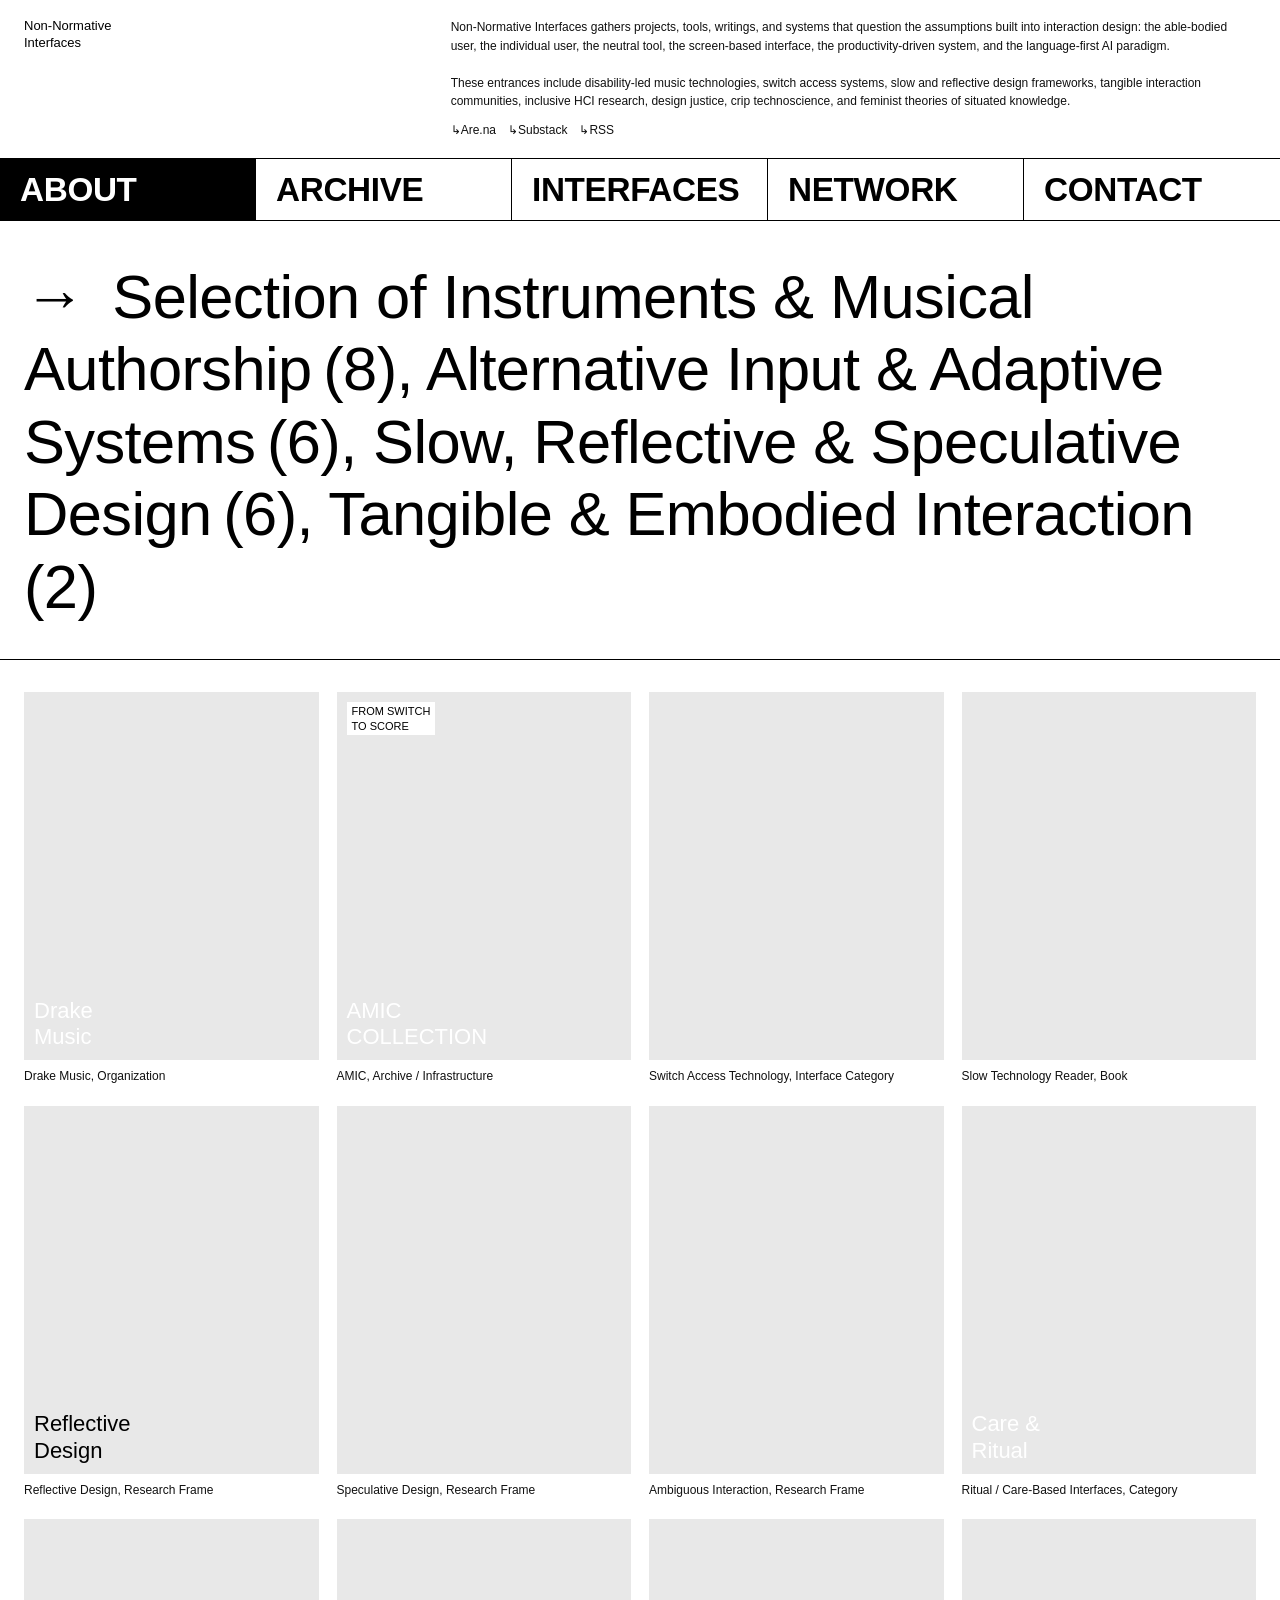
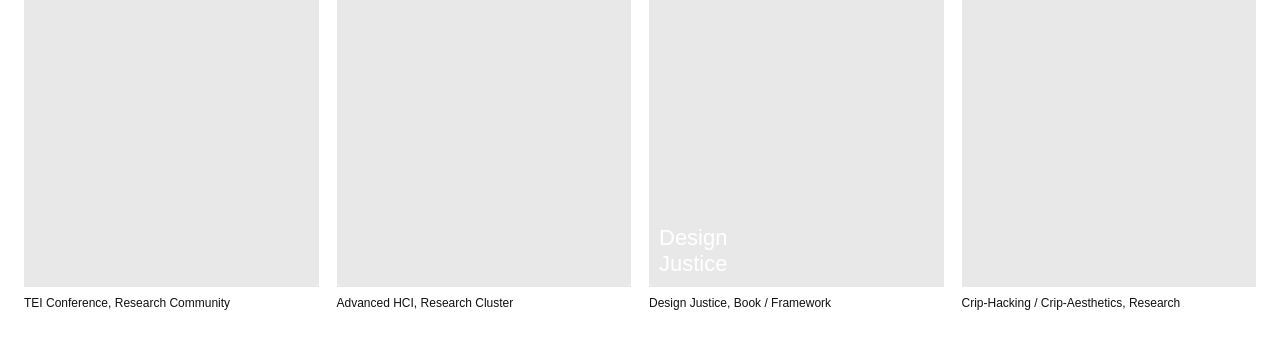
<file: index.html>
<!DOCTYPE html>
<html lang="en">
<head>
  <meta charset="UTF-8">
  <meta name="viewport" content="width=device-width, initial-scale=1.0">
  <title>Non-Normative Interfaces</title>
  <link rel="stylesheet" href="style.css">
  <link rel="stylesheet" href="index.css">
</head>
<body>

  <header class="site-header">
    <div class="logo">Non-Normative<br>Interfaces</div>

    <div class="description">
      Non-Normative Interfaces gathers projects, tools, writings, and systems that question the
      assumptions built into interaction design: the able-bodied user, the individual user, the
      neutral tool, the screen-based interface, the productivity-driven system, and the
      language-first AI paradigm.
      <br><br>
      These entrances include disability-led music technologies, switch access systems, slow and
      reflective design frameworks, tangible interaction communities, inclusive HCI research,
      design justice, crip technoscience, and feminist theories of situated knowledge.
      <div class="socials">
        <a href="#">Are.na</a>
        <a href="#">Substack</a>
        <a href="#">RSS</a>
      </div>
    </div>
  </header>

  <nav class="cat-tabs">
    <a class="cat-tab active" href="index.html">About</a>
    <a class="cat-tab" href="archive.html">Archive</a>
    <a class="cat-tab" href="#">Interfaces</a>
    <a class="cat-tab" href="#">Network</a>
    <a class="cat-tab" href="#">Contact</a>
  </nav>

  <section class="intro">
    <h1>
      <span class="arrow">&rarr;</span> Selection of
      Instruments &amp; Musical Authorship&thinsp;(8),
      Alternative Input &amp; Adaptive Systems&thinsp;(6),
      Slow, Reflective &amp; Speculative Design&thinsp;(6),
      Tangible &amp; Embodied Interaction&thinsp;(2)
    </h1>
  </section>

  <section class="projects">
    <div class="projects-grid">

      <div class="project-item">
        <div class="thumb thumb-fill-1">
          <div class="thumb-overlay">Drake<br>Music</div>
        </div>
        <div class="caption"><span class="label">Drake Music, Organization</span></div>
      </div>

      <div class="project-item">
        <div class="thumb thumb-fill-2">
          <div class="thumb-inner-tag">FROM SWITCH<br>TO SCORE</div>
          <div class="thumb-overlay">AMIC<br>COLLECTION</div>
        </div>
        <div class="caption"><span class="label">AMIC, Archive / Infrastructure</span></div>
      </div>

      <div class="project-item">
        <div class="thumb thumb-fill-3"></div>
        <div class="caption"><span class="label">Switch Access Technology, Interface Category</span></div>
      </div>

      <div class="project-item">
        <div class="thumb thumb-fill-4"></div>
        <div class="caption"><span class="label">Slow Technology Reader, Book</span></div>
      </div>

      <div class="project-item">
        <div class="thumb thumb-fill-5">
          <div class="thumb-overlay dark">Reflective<br>Design</div>
        </div>
        <div class="caption"><span class="label">Reflective Design, Research Frame</span></div>
      </div>

      <div class="project-item">
        <div class="thumb thumb-fill-6"></div>
        <div class="caption"><span class="label">Speculative Design, Research Frame</span></div>
      </div>

      <div class="project-item">
        <div class="thumb thumb-fill-7"></div>
        <div class="caption"><span class="label">Ambiguous Interaction, Research Frame</span></div>
      </div>

      <div class="project-item">
        <div class="thumb thumb-fill-8">
          <div class="thumb-overlay">Care &amp;<br>Ritual</div>
        </div>
        <div class="caption"><span class="label">Ritual / Care-Based Interfaces, Category</span></div>
      </div>

      <div class="project-item">
        <div class="thumb thumb-fill-2"></div>
        <div class="caption"><span class="label">TEI Conference, Research Community</span></div>
      </div>

      <div class="project-item">
        <div class="thumb thumb-fill-1"></div>
        <div class="caption"><span class="label">Advanced HCI, Research Cluster</span></div>
      </div>

      <div class="project-item">
        <div class="thumb thumb-fill-6">
          <div class="thumb-overlay">Design<br>Justice</div>
        </div>
        <div class="caption"><span class="label">Design Justice, Book / Framework</span></div>
      </div>

      <div class="project-item">
        <div class="thumb thumb-fill-3"></div>
        <div class="caption"><span class="label">Crip-Hacking / Crip-Aesthetics, Research</span></div>
      </div>

    </div>
  </section>

</body>
</html>
</file>
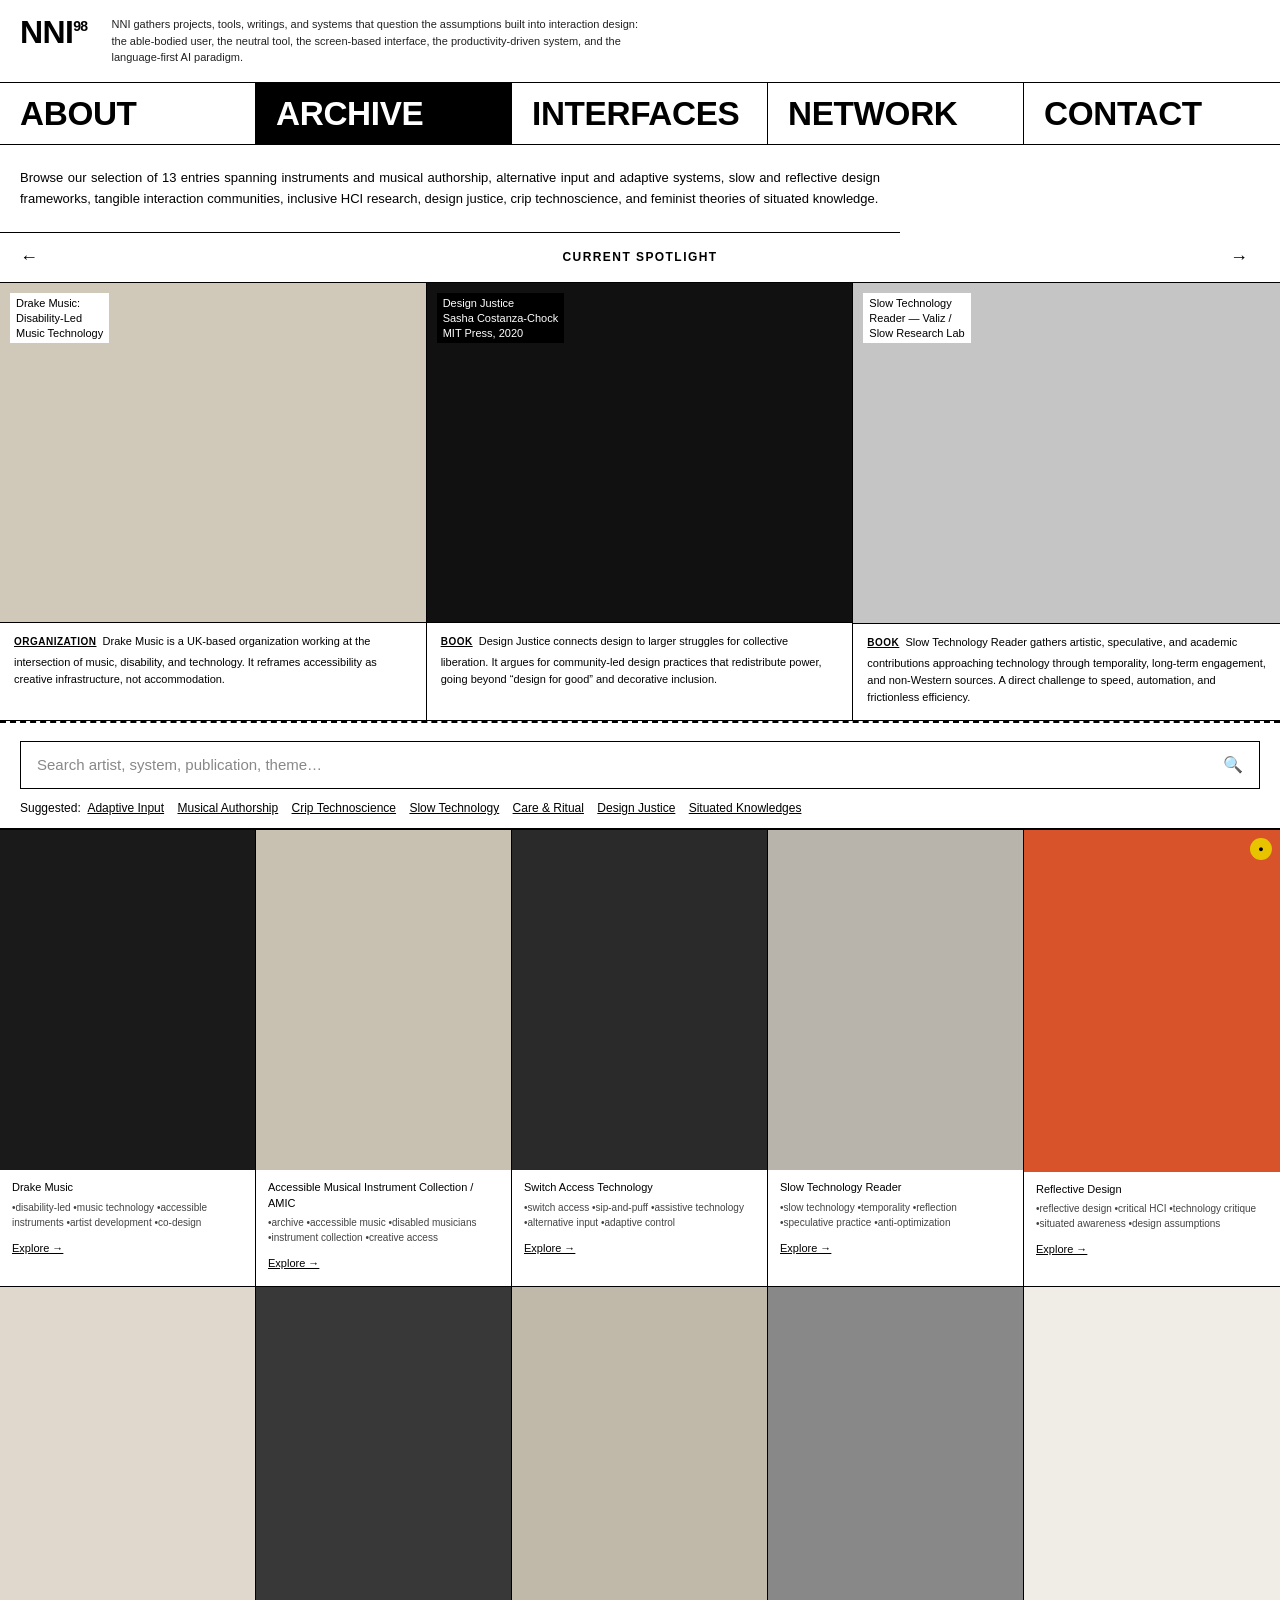
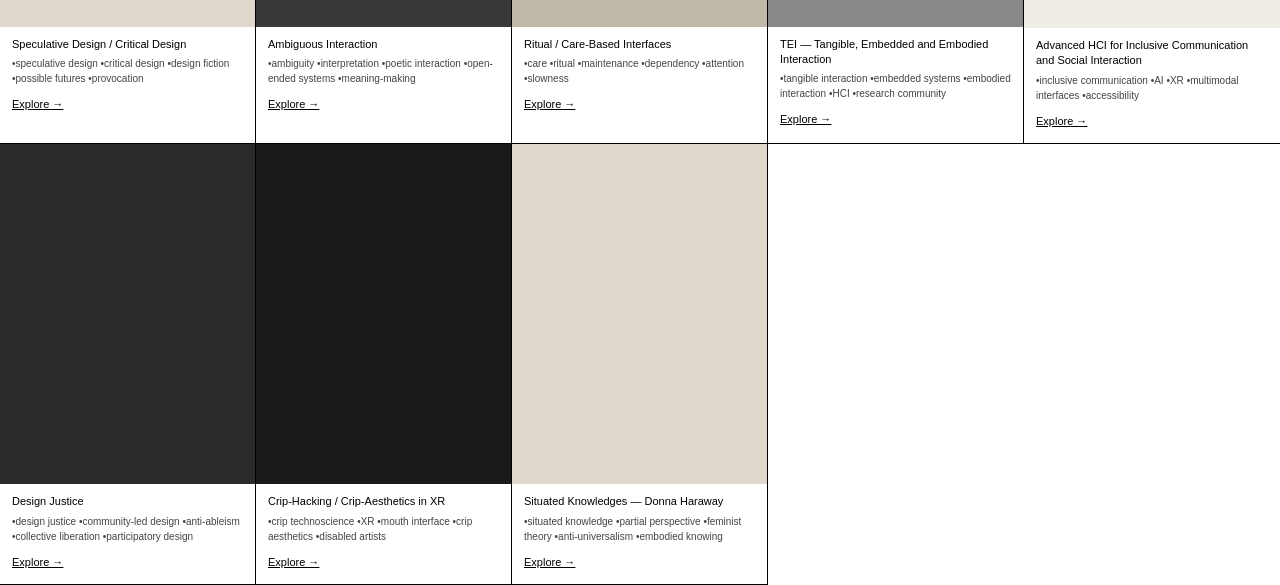
<file: archive.html>
<!DOCTYPE html>
<html lang="en">
<head>
  <meta charset="UTF-8">
  <meta name="viewport" content="width=device-width, initial-scale=1.0">
  <title>Archive &mdash; NNI</title>
  <link rel="stylesheet" href="style.css">
  <link rel="stylesheet" href="archive.css">
</head>
<body>

  <!-- Header -->
  <header class="arch-header">
    <div class="arch-logo">NNI<sup>98</sup></div>

    <div class="arch-tagline">
      NNI gathers projects, tools, writings, and systems that question the assumptions built
      into interaction design: the able-bodied user, the neutral tool, the screen-based interface,
      the productivity-driven system, and the language-first AI paradigm.
    </div>
  </header>

  <!-- Nav Tabs -->
  <div class="cat-tabs">
    <a class="cat-tab" href="index.html">About</a>
    <a class="cat-tab active" href="archive.html">Archive</a>
    <a class="cat-tab" href="#">Interfaces</a>
    <a class="cat-tab" href="#">Network</a>
    <a class="cat-tab" href="#">Contact</a>
  </div>

  <!-- Intro -->
  <div class="arch-intro">
    Browse our selection of 13 entries spanning instruments and musical authorship, alternative
    input and adaptive systems, slow and reflective design frameworks, tangible interaction
    communities, inclusive HCI research, design justice, crip technoscience, and feminist
    theories of situated knowledge.
  </div>

  <!-- Spotlight -->
  <section class="spotlight-section">
    <div class="spotlight-header">
      <span class="spotlight-arrow">&larr;</span>
      <h2>Current Spotlight</h2>
      <span class="spotlight-arrow">&rarr;</span>
    </div>

    <div class="spotlight-grid">

      <div class="spotlight-item">
        <div class="spotlight-thumb s-fill-a">
          <div class="s-tag">Drake Music:<br>Disability-Led<br>Music Technology</div>
        </div>
        <div class="spotlight-caption">
          <strong>Organization</strong>&nbsp; Drake Music is a UK-based organization working at the
          intersection of music, disability, and technology. It reframes accessibility as creative
          infrastructure, not accommodation.
        </div>
      </div>

      <div class="spotlight-item">
        <div class="spotlight-thumb s-fill-b">
          <div class="s-tag inverted">Design Justice<br>Sasha Costanza-Chock<br>MIT Press, 2020</div>
        </div>
        <div class="spotlight-caption">
          <strong>Book</strong>&nbsp; Design Justice connects design to larger struggles for
          collective liberation. It argues for community-led design practices that redistribute
          power, going beyond &ldquo;design for good&rdquo; and decorative inclusion.
        </div>
      </div>

      <div class="spotlight-item">
        <div class="spotlight-thumb s-fill-c">
          <div class="s-tag">Slow Technology<br>Reader &mdash; Valiz /<br>Slow Research Lab</div>
        </div>
        <div class="spotlight-caption">
          <strong>Book</strong>&nbsp; Slow Technology Reader gathers artistic, speculative, and
          academic contributions approaching technology through temporality, long-term engagement,
          and non-Western sources. A direct challenge to speed, automation, and frictionless
          efficiency.
        </div>
      </div>

    </div>
  </section>

  <hr class="dashed-rule">

  <!-- Search -->
  <div class="search-section">
    <div class="search-wrap">
      <input type="text" placeholder="Search artist, system, publication, theme&hellip;">
      <span class="search-icon">&#128269;</span>
    </div>
    <div class="suggested">
      <span>Suggested:</span>
      <a href="#">Adaptive Input</a>
      <a href="#">Musical Authorship</a>
      <a href="#">Crip Technoscience</a>
      <a href="#">Slow Technology</a>
      <a href="#">Care &amp; Ritual</a>
      <a href="#">Design Justice</a>
      <a href="#">Situated Knowledges</a>
    </div>
  </div>

  <!-- Items Grid -->
  <div class="items-grid">

    <div class="grid-item">
      <div class="grid-item-thumb gf-1"></div>
      <div class="grid-item-info">
        <div class="item-title">Drake Music</div>
        <div class="item-tags">
          <span>disability-led</span>
          <span>music technology</span>
          <span>accessible instruments</span>
          <span>artist development</span>
          <span>co-design</span>
        </div>
        <div class="item-price"><a href="#">Explore &rarr;</a></div>
      </div>
    </div>

    <div class="grid-item">
      <div class="grid-item-thumb gf-2"></div>
      <div class="grid-item-info">
        <div class="item-title">Accessible Musical Instrument Collection / AMIC</div>
        <div class="item-tags">
          <span>archive</span>
          <span>accessible music</span>
          <span>disabled musicians</span>
          <span>instrument collection</span>
          <span>creative access</span>
        </div>
        <div class="item-price"><a href="#">Explore &rarr;</a></div>
      </div>
    </div>

    <div class="grid-item">
      <div class="grid-item-thumb gf-3"></div>
      <div class="grid-item-info">
        <div class="item-title">Switch Access Technology</div>
        <div class="item-tags">
          <span>switch access</span>
          <span>sip-and-puff</span>
          <span>assistive technology</span>
          <span>alternative input</span>
          <span>adaptive control</span>
        </div>
        <div class="item-price"><a href="#">Explore &rarr;</a></div>
      </div>
    </div>

    <div class="grid-item">
      <div class="grid-item-thumb gf-4"></div>
      <div class="grid-item-info">
        <div class="item-title">Slow Technology Reader</div>
        <div class="item-tags">
          <span>slow technology</span>
          <span>temporality</span>
          <span>reflection</span>
          <span>speculative practice</span>
          <span>anti-optimization</span>
        </div>
        <div class="item-price"><a href="#">Explore &rarr;</a></div>
      </div>
    </div>

    <div class="grid-item">
      <div class="grid-item-thumb gf-5">
        <div class="badge">&#9679;</div>
      </div>
      <div class="grid-item-info">
        <div class="item-title">Reflective Design</div>
        <div class="item-tags">
          <span>reflective design</span>
          <span>critical HCI</span>
          <span>technology critique</span>
          <span>situated awareness</span>
          <span>design assumptions</span>
        </div>
        <div class="item-price"><a href="#">Explore &rarr;</a></div>
      </div>
    </div>

    <div class="grid-item">
      <div class="grid-item-thumb gf-6"></div>
      <div class="grid-item-info">
        <div class="item-title">Speculative Design / Critical Design</div>
        <div class="item-tags">
          <span>speculative design</span>
          <span>critical design</span>
          <span>design fiction</span>
          <span>possible futures</span>
          <span>provocation</span>
        </div>
        <div class="item-price"><a href="#">Explore &rarr;</a></div>
      </div>
    </div>

    <div class="grid-item">
      <div class="grid-item-thumb gf-7"></div>
      <div class="grid-item-info">
        <div class="item-title">Ambiguous Interaction</div>
        <div class="item-tags">
          <span>ambiguity</span>
          <span>interpretation</span>
          <span>poetic interaction</span>
          <span>open-ended systems</span>
          <span>meaning-making</span>
        </div>
        <div class="item-price"><a href="#">Explore &rarr;</a></div>
      </div>
    </div>

    <div class="grid-item">
      <div class="grid-item-thumb gf-8"></div>
      <div class="grid-item-info">
        <div class="item-title">Ritual / Care-Based Interfaces</div>
        <div class="item-tags">
          <span>care</span>
          <span>ritual</span>
          <span>maintenance</span>
          <span>dependency</span>
          <span>attention</span>
          <span>slowness</span>
        </div>
        <div class="item-price"><a href="#">Explore &rarr;</a></div>
      </div>
    </div>

    <div class="grid-item">
      <div class="grid-item-thumb gf-9"></div>
      <div class="grid-item-info">
        <div class="item-title">TEI &mdash; Tangible, Embedded and Embodied Interaction</div>
        <div class="item-tags">
          <span>tangible interaction</span>
          <span>embedded systems</span>
          <span>embodied interaction</span>
          <span>HCI</span>
          <span>research community</span>
        </div>
        <div class="item-price"><a href="#">Explore &rarr;</a></div>
      </div>
    </div>

    <div class="grid-item">
      <div class="grid-item-thumb gf-10"></div>
      <div class="grid-item-info">
        <div class="item-title">Advanced HCI for Inclusive Communication and Social Interaction</div>
        <div class="item-tags">
          <span>inclusive communication</span>
          <span>AI</span>
          <span>XR</span>
          <span>multimodal interfaces</span>
          <span>accessibility</span>
        </div>
        <div class="item-price"><a href="#">Explore &rarr;</a></div>
      </div>
    </div>

    <div class="grid-item">
      <div class="grid-item-thumb gf-3"></div>
      <div class="grid-item-info">
        <div class="item-title">Design Justice</div>
        <div class="item-tags">
          <span>design justice</span>
          <span>community-led design</span>
          <span>anti-ableism</span>
          <span>collective liberation</span>
          <span>participatory design</span>
        </div>
        <div class="item-price"><a href="#">Explore &rarr;</a></div>
      </div>
    </div>

    <div class="grid-item">
      <div class="grid-item-thumb gf-1"></div>
      <div class="grid-item-info">
        <div class="item-title">Crip-Hacking / Crip-Aesthetics in XR</div>
        <div class="item-tags">
          <span>crip technoscience</span>
          <span>XR</span>
          <span>mouth interface</span>
          <span>crip aesthetics</span>
          <span>disabled artists</span>
        </div>
        <div class="item-price"><a href="#">Explore &rarr;</a></div>
      </div>
    </div>

    <div class="grid-item">
      <div class="grid-item-thumb gf-6"></div>
      <div class="grid-item-info">
        <div class="item-title">Situated Knowledges &mdash; Donna Haraway</div>
        <div class="item-tags">
          <span>situated knowledge</span>
          <span>partial perspective</span>
          <span>feminist theory</span>
          <span>anti-universalism</span>
          <span>embodied knowing</span>
        </div>
        <div class="item-price"><a href="#">Explore &rarr;</a></div>
      </div>
    </div>

  </div>

</body>
</html>
</file>
<file: style.css>
*, *::before, *::after {
  box-sizing: border-box;
  margin: 0;
  padding: 0;
}

:root {
  --black: #000;
  --white: #fff;
  --off-white: #f5f5f5;
  --gray: #999;
  --light-gray: #e8e8e8;
  --border: 1px solid #000;
  --font-sans: 'Helvetica Neue', Helvetica, Arial, sans-serif;
  --font-mono: 'Courier New', Courier, monospace;
}

html {
  font-size: 16px;
  -webkit-font-smoothing: antialiased;
}

body {
  font-family: var(--font-sans);
  color: var(--black);
  background: var(--white);
  line-height: 1.4;
}

a {
  color: inherit;
  text-decoration: none;
}

img {
  display: block;
  width: 100%;
  height: 100%;
  object-fit: cover;
}
</file>
<file: index.css>
/* ── Header ── */
.site-header {
  display: grid;
  grid-template-columns: 1fr 2fr;
  align-items: start;
  padding: 18px 24px;
  border-bottom: var(--border);
  gap: 24px;
}

.site-header .logo {
  font-size: 13px;
  font-weight: 400;
  line-height: 1.3;
}

.site-header .description {
  font-size: 12px;
  line-height: 1.55;
  color: #111;
}

.site-header .description .socials {
  margin-top: 10px;
  display: flex;
  gap: 12px;
  font-size: 12px;
}

.site-header .description .socials a::before {
  content: '\21b3 ';
}

/* ── 5-Tab Nav (shared style, also used by archive via archive.css) ── */
.cat-tabs {
  display: grid;
  grid-template-columns: repeat(5, 1fr);
  border-bottom: var(--border);
}

.cat-tab {
  display: block;
  padding: 14px 20px;
  font-size: clamp(16px, 2.6vw, 34px);
  font-weight: 900;
  font-family: var(--font-sans);
  letter-spacing: -0.01em;
  text-transform: uppercase;
  border-right: var(--border);
  cursor: pointer;
  line-height: 1;
  text-decoration: none;
  color: var(--black);
  transition: background 0.12s;
}

.cat-tab:last-child {
  border-right: none;
}

.cat-tab:hover,
.cat-tab.active {
  background: var(--black);
  color: var(--white);
}

/* ── Intro Arrow ── */
.intro {
  padding: 40px 24px 36px;
  border-bottom: var(--border);
}

.intro h1 {
  font-size: clamp(28px, 4.8vw, 64px);
  font-weight: 400;
  line-height: 1.18;
  letter-spacing: -0.01em;
}

.intro h1 .arrow {
  display: inline-block;
  margin-right: 0.18em;
}

/* ── Project Grid ── */
.projects {
  padding: 32px 24px;
}

.projects-grid {
  display: grid;
  grid-template-columns: repeat(4, 1fr);
  gap: 20px 18px;
}

.project-item {
  display: flex;
  flex-direction: column;
}

.project-item .thumb {
  width: 100%;
  aspect-ratio: 4 / 5;
  overflow: hidden;
  background: var(--light-gray);
  position: relative;
}

.project-item .thumb img {
  width: 100%;
  height: 100%;
  object-fit: cover;
  display: block;
}

.project-item .caption {
  font-size: 12px;
  line-height: 1.45;
  padding: 8px 0 0;
  color: #111;
}

.project-item .caption .label {
  display: block;
  font-weight: 500;
}

/* placeholder fill colors */
.thumb-fill-1 { background: #c8c8c8; }
.thumb-fill-2 { background: #1a1a1a; }
.thumb-fill-3 { background: #e2e2e2; }
.thumb-fill-4 { background: #f0ede8; }
.thumb-fill-5 { background: #b0b0b0; }
.thumb-fill-6 { background: #333; }
.thumb-fill-7 { background: #d4cfc8; }
.thumb-fill-8 { background: #888; }

.thumb-overlay {
  position: absolute;
  bottom: 10px;
  left: 10px;
  right: 10px;
  font-size: 22px;
  font-weight: 500;
  color: var(--white);
  line-height: 1.2;
}

.thumb-overlay.dark {
  color: var(--black);
}

.thumb-inner-tag {
  position: absolute;
  top: 10px;
  left: 10px;
  font-size: 11px;
  background: var(--white);
  padding: 2px 5px;
  line-height: 1.3;
  font-weight: 400;
  max-width: 70%;
}
</file>
<file: archive.css>
/* ── Base ── */
body {
  font-family: var(--font-sans);
  background: var(--white);
}

/* ── Archive Header ── */
.arch-header {
  display: grid;
  grid-template-columns: auto 1fr;
  align-items: start;
  padding: 16px 20px;
  border-bottom: var(--border);
  gap: 24px;
}

.arch-logo {
  font-size: 32px;
  font-weight: 900;
  letter-spacing: -0.02em;
  line-height: 1;
  white-space: nowrap;
}

.arch-logo sup {
  font-size: 14px;
  font-weight: 900;
  vertical-align: super;
}

.arch-tagline {
  font-size: 11px;
  line-height: 1.5;
  color: #222;
  max-width: 540px;
}

/* ── Nav Tabs (5-col) ── */
.cat-tabs {
  display: grid;
  grid-template-columns: repeat(5, 1fr);
  border-bottom: var(--border);
}

.cat-tab {
  display: block;
  padding: 14px 20px;
  font-size: clamp(16px, 2.6vw, 34px);
  font-weight: 900;
  letter-spacing: -0.01em;
  text-transform: uppercase;
  border-right: var(--border);
  cursor: pointer;
  line-height: 1;
  text-decoration: none;
  color: var(--black);
  transition: background 0.12s;
}

.cat-tab:last-child {
  border-right: none;
}

.cat-tab:hover,
.cat-tab.active {
  background: var(--black);
  color: var(--white);
}

/* ── Intro Text ── */
.arch-intro {
  padding: 22px 20px;
  border-bottom: var(--border);
  font-size: 13px;
  line-height: 1.65;
  text-align: justify;
  max-width: 900px;
}

/* ── Spotlight ── */
.spotlight-section {
  border-bottom: var(--border);
}

.spotlight-header {
  display: flex;
  align-items: center;
  justify-content: space-between;
  padding: 12px 20px;
  border-bottom: var(--border);
}

.spotlight-header h2 {
  font-size: 12px;
  font-weight: 700;
  letter-spacing: 0.12em;
  text-transform: uppercase;
  text-align: center;
  flex: 1;
}

.spotlight-arrow {
  font-size: 18px;
  cursor: pointer;
  user-select: none;
  width: 30px;
}

.spotlight-grid {
  display: grid;
  grid-template-columns: repeat(3, 1fr);
}

.spotlight-item {
  border-right: var(--border);
  display: flex;
  flex-direction: column;
}

.spotlight-item:last-child {
  border-right: none;
}

.spotlight-thumb {
  width: 100%;
  aspect-ratio: 4 / 3.2;
  background: var(--light-gray);
  overflow: hidden;
  position: relative;
  border-bottom: var(--border);
}

.spotlight-thumb .s-tag {
  position: absolute;
  top: 10px;
  left: 10px;
  background: var(--white);
  padding: 3px 6px;
  font-size: 11px;
  font-weight: 400;
  line-height: 1.35;
  max-width: 80%;
}

.spotlight-thumb .s-tag.inverted {
  background: var(--black);
  color: var(--white);
}

.spotlight-caption {
  padding: 10px 14px 14px;
  font-size: 11px;
  line-height: 1.55;
}

.spotlight-caption strong {
  font-size: 10px;
  font-weight: 700;
  letter-spacing: 0.05em;
  text-transform: uppercase;
  text-decoration: underline;
  display: inline-block;
  margin-bottom: 4px;
}

.s-fill-a { background: #d0c8b8; }
.s-fill-b { background: #111; }
.s-fill-c { background: #c5c5c5; }

/* ── Dashed Rule ── */
.dashed-rule {
  border: none;
  border-top: 2px dashed var(--black);
  margin: 0;
}

/* ── Search ── */
.search-section {
  padding: 18px 20px 10px;
  border-bottom: var(--border);
}

.search-wrap {
  display: flex;
  align-items: center;
  border: var(--border);
  padding: 12px 16px;
  gap: 10px;
}

.search-wrap input {
  flex: 1;
  border: none;
  outline: none;
  font-family: var(--font-sans);
  font-size: 15px;
  background: transparent;
  color: var(--black);
}

.search-wrap input::placeholder {
  color: #888;
}

.search-wrap .search-icon {
  font-size: 16px;
  cursor: pointer;
}

.suggested {
  margin-top: 10px;
  font-size: 12px;
  line-height: 1.6;
}

.suggested span {
  margin-right: 4px;
}

.suggested a {
  text-decoration: underline;
  margin-right: 10px;
}

.suggested a:hover {
  text-decoration: none;
}

/* ── Items Grid ── */
.items-grid {
  display: grid;
  grid-template-columns: repeat(5, 1fr);
  border-top: var(--border);
}

.grid-item {
  border-right: var(--border);
  border-bottom: var(--border);
  display: flex;
  flex-direction: column;
}

.grid-item:nth-child(5n) {
  border-right: none;
}

.grid-item-thumb {
  width: 100%;
  aspect-ratio: 3 / 4;
  background: var(--light-gray);
  overflow: hidden;
  position: relative;
}

.badge {
  position: absolute;
  top: 8px;
  right: 8px;
  width: 22px;
  height: 22px;
  border-radius: 50%;
  background: #e8c400;
  font-size: 9px;
  font-weight: 700;
  display: flex;
  align-items: center;
  justify-content: center;
}

.grid-item-info {
  padding: 10px 12px 14px;
  font-size: 11px;
  line-height: 1.5;
  flex: 1;
  display: flex;
  flex-direction: column;
  gap: 4px;
}

.grid-item-info .item-title {
  font-size: 11px;
  font-weight: 400;
  line-height: 1.4;
}

.grid-item-info .item-tags {
  color: #444;
  font-size: 10px;
  line-height: 1.5;
}

.grid-item-info .item-tags span::before {
  content: '\2022 ';
}

.grid-item-info .item-price {
  margin-top: 6px;
  font-size: 11px;
}

.grid-item-info .item-price a {
  text-decoration: underline;
}

.grid-item-info .item-price a:hover {
  text-decoration: none;
}

.gf-1  { background: #1a1a1a; }
.gf-2  { background: #c8c0b0; }
.gf-3  { background: #2a2a2a; }
.gf-4  { background: #b8b4ac; }
.gf-5  { background: #d8522a; }
.gf-6  { background: #e0d8cc; }
.gf-7  { background: #383838; }
.gf-8  { background: #c0b8a8; }
.gf-9  { background: #888; }
.gf-10 { background: #f0ede6; }
</file>
